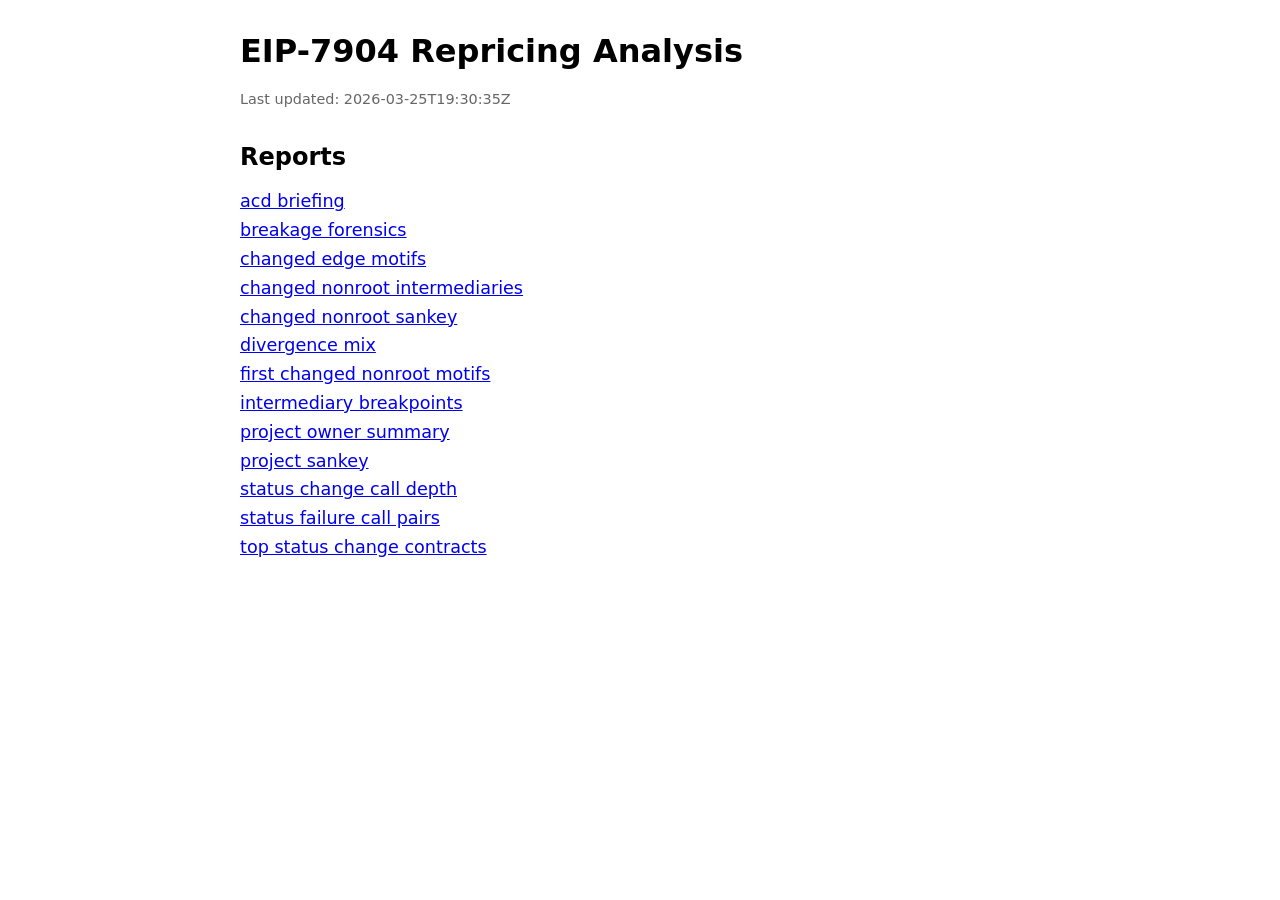
<file: index.html>
<!DOCTYPE html><html><head><title>EIP-7904 Analysis</title>
<style>
  body { font-family: system-ui, sans-serif; max-width: 800px; margin: 2em auto; padding: 0 1em; }
  a { display: block; margin: 0.5em 0; font-size: 1.1em; }
  .meta { color: #666; font-size: 0.9em; }
  h2 { margin-top: 1.5em; }
</style></head><body>
<h1>EIP-7904 Repricing Analysis</h1>
<p class="meta">Last updated: 2026-03-25T19:30:35Z</p>
<h2>Reports</h2>
<a href="acd_briefing.html">acd briefing</a>
<a href="breakage_forensics.html">breakage forensics</a>
<a href="changed_edge_motifs.html">changed edge motifs</a>
<a href="changed_nonroot_intermediaries.html">changed nonroot intermediaries</a>
<a href="changed_nonroot_sankey.html">changed nonroot sankey</a>
<a href="divergence_mix.html">divergence mix</a>
<a href="first_changed_nonroot_motifs.html">first changed nonroot motifs</a>
<a href="intermediary_breakpoints.html">intermediary breakpoints</a>
<a href="project_owner_summary.html">project owner summary</a>
<a href="project_sankey.html">project sankey</a>
<a href="status_change_call_depth.html">status change call depth</a>
<a href="status_failure_call_pairs.html">status failure call pairs</a>
<a href="top_status_change_contracts.html">top status change contracts</a>
</body></html>
</file>
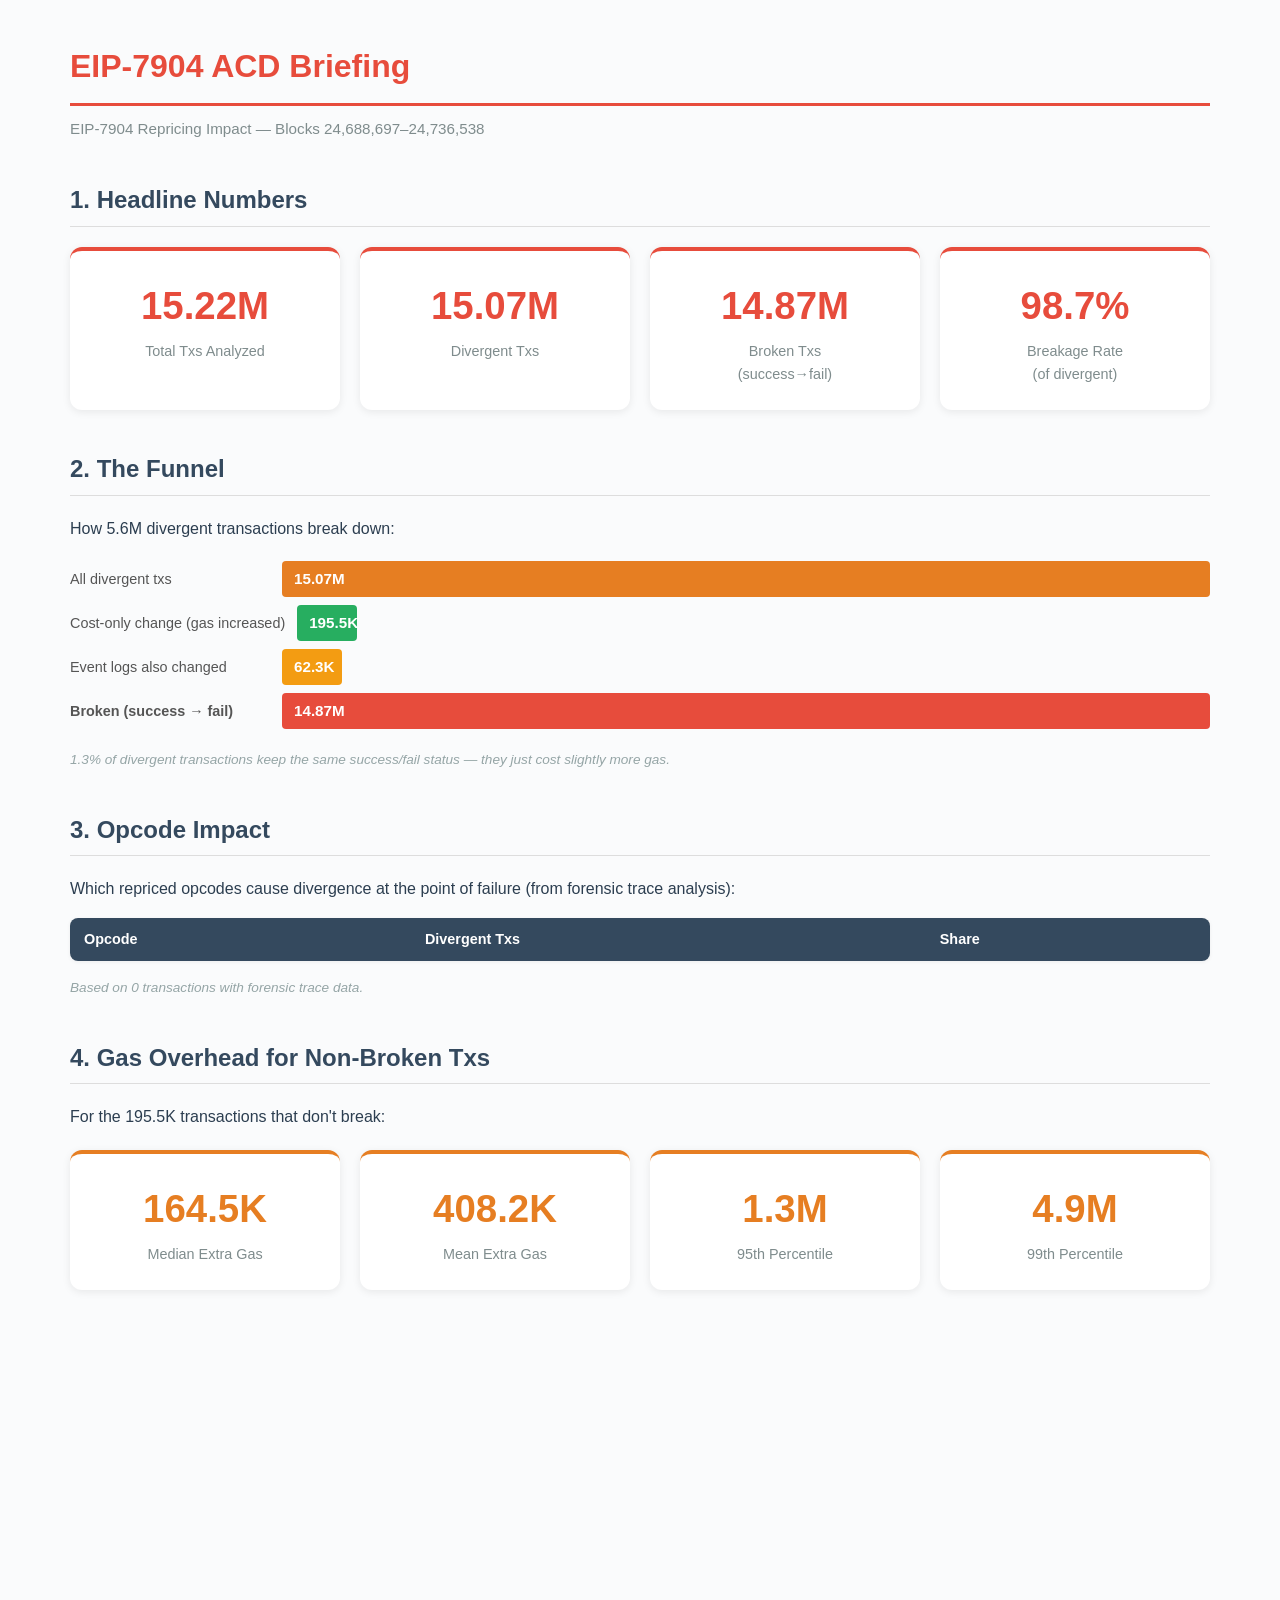
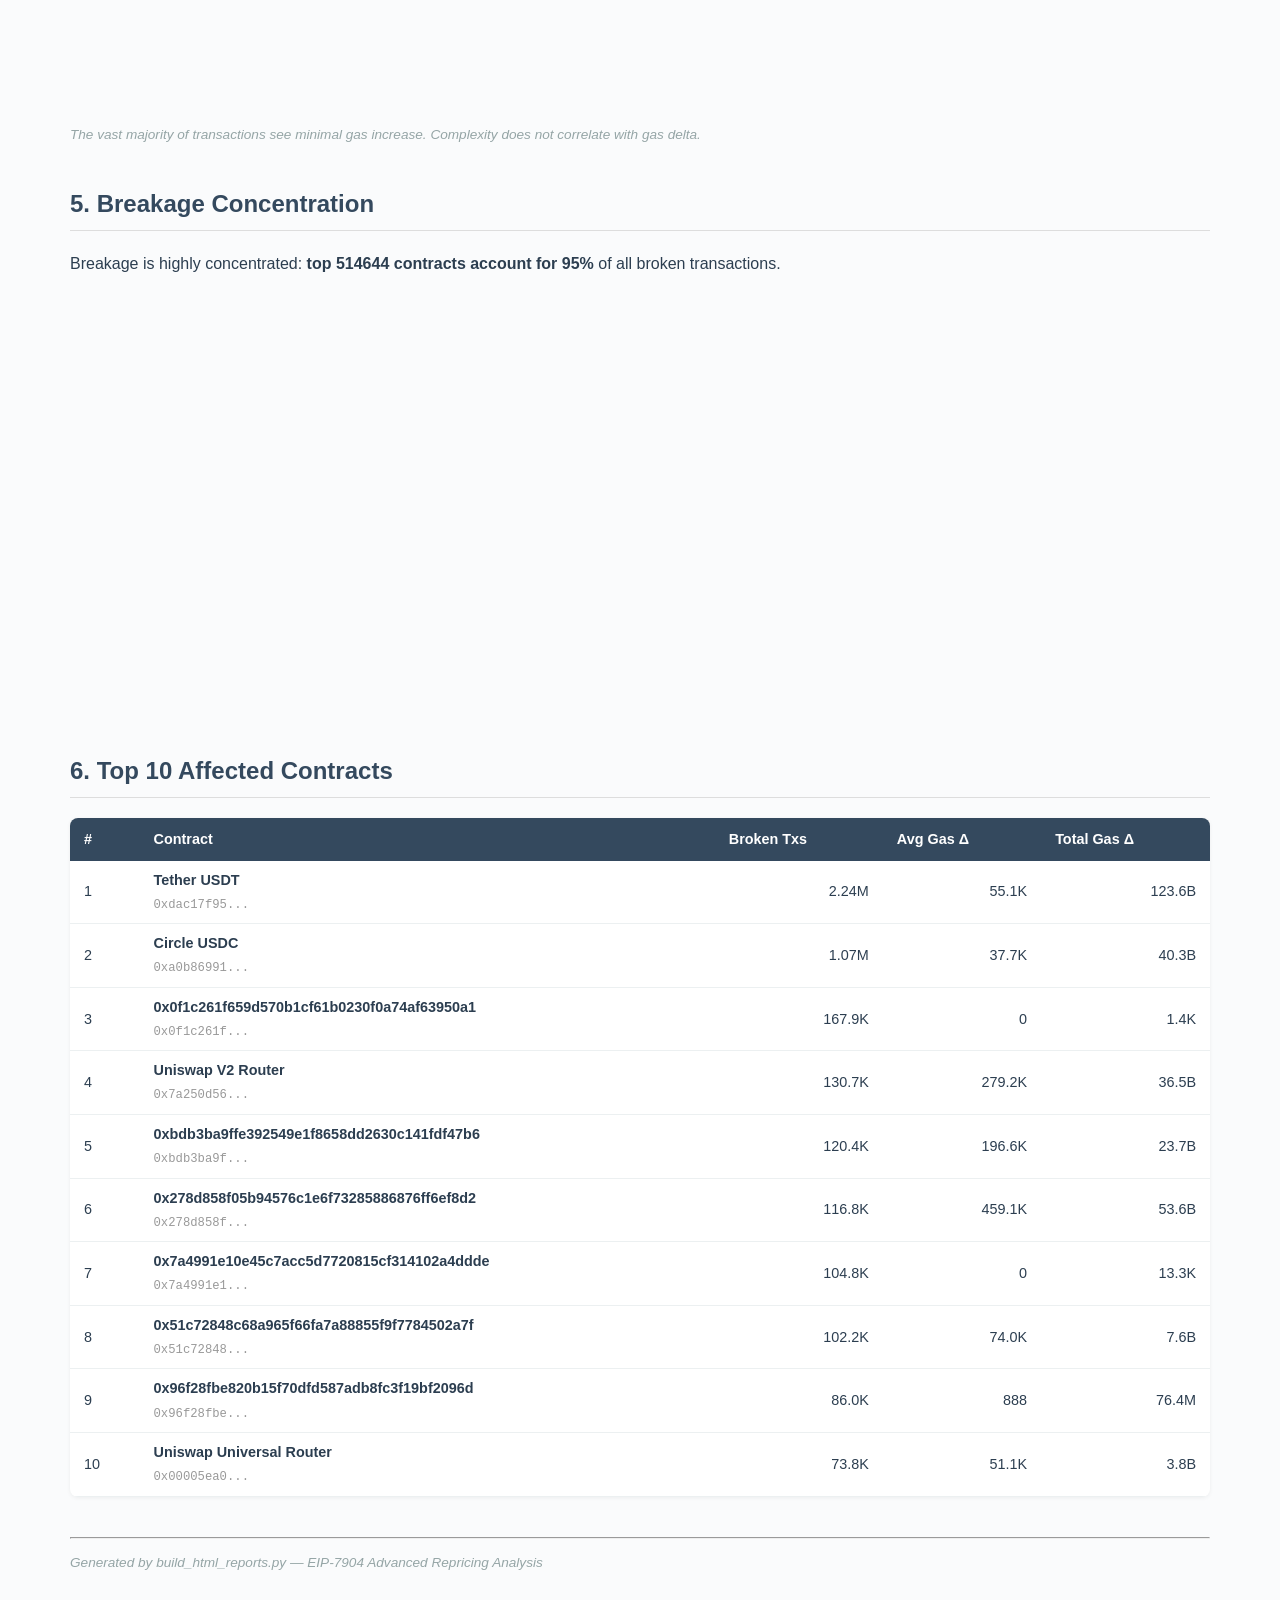
<file: acd_briefing.html>
<!DOCTYPE html>
<html lang="en">
<head>
<meta charset="utf-8">
<meta name="viewport" content="width=device-width, initial-scale=1">
<title>EIP-7904 ACD Briefing</title>

<style>
  * { box-sizing: border-box; }
  body {
    font-family: -apple-system, BlinkMacSystemFont, 'Segoe UI', Roboto, sans-serif;
    max-width: 1200px; margin: 0 auto; padding: 20px 30px;
    color: #2c3e50; background: #fafbfc; line-height: 1.6;
  }
  h1 { color: #e74c3c; border-bottom: 3px solid #e74c3c; padding-bottom: 10px; }
  h2 { color: #34495e; margin-top: 40px; border-bottom: 1px solid #ddd; padding-bottom: 6px; }
  h3 { color: #555; }
  .poster-grid {
    display: grid; grid-template-columns: repeat(4, 1fr); gap: 20px; margin: 20px 0;
  }
  .poster-card {
    background: white; border-radius: 12px; padding: 24px; text-align: center;
    box-shadow: 0 2px 8px rgba(0,0,0,0.08); border-top: 4px solid #e74c3c;
  }
  .poster-card .number { font-size: 2.4em; font-weight: 700; color: #e74c3c; }
  .poster-card .label { font-size: 0.9em; color: #7f8c8d; margin-top: 4px; }
  table {
    width: 100%; border-collapse: collapse; margin: 16px 0;
    background: white; border-radius: 8px; overflow: hidden;
    box-shadow: 0 1px 4px rgba(0,0,0,0.06);
  }
  th {
    background: #34495e; color: white; padding: 10px 14px;
    text-align: left; font-weight: 600; font-size: 0.9em;
    cursor: pointer; user-select: none; white-space: nowrap;
  }
  th:hover { background: #4a6580; }
  td { padding: 8px 14px; border-bottom: 1px solid #ecf0f1; font-size: 0.9em; }
  tr:hover td { background: #f8f9fa; }
  .tag {
    display: inline-block; padding: 2px 8px; border-radius: 4px;
    font-size: 0.8em; font-weight: 600;
  }
  .tag-red { background: #fde8e8; color: #e74c3c; }
  .tag-orange { background: #fef3e2; color: #e67e22; }
  .tag-green { background: #e8f8f0; color: #27ae60; }
  .tag-blue { background: #e8f0fe; color: #3498db; }
  .tag-purple { background: #f0e8fe; color: #8e44ad; }
  .funnel-step {
    display: flex; align-items: center; gap: 12px; margin: 8px 0;
  }
  .funnel-bar {
    height: 36px; border-radius: 4px; display: flex; align-items: center;
    padding: 0 12px; color: white; font-weight: 600; font-size: 0.95em;
    min-width: 60px;
  }
  .funnel-label { font-size: 0.9em; color: #555; min-width: 200px; }
  .search-box {
    width: 100%; padding: 10px 14px; border: 2px solid #ddd; border-radius: 8px;
    font-size: 1em; margin-bottom: 16px;
  }
  .search-box:focus { outline: none; border-color: #3498db; }
  .mono { font-family: 'SF Mono', 'Consolas', monospace; font-size: 0.85em; }
  .copy-btn {
    background: none; border: 1px solid #ddd; border-radius: 4px;
    padding: 2px 6px; cursor: pointer; font-size: 0.75em; color: #777;
  }
  .copy-btn:hover { background: #f0f0f0; }
  details { margin: 10px 0; }
  summary {
    cursor: pointer; font-weight: 600; padding: 8px 12px;
    background: #f8f9fa; border-radius: 6px; border: 1px solid #e0e0e0;
  }
  summary:hover { background: #ecf0f1; }
  .detail-content { padding: 12px 16px; }
  a { color: #3498db; text-decoration: none; }
  a:hover { text-decoration: underline; }
  .subtitle { color: #7f8c8d; font-size: 0.95em; margin-top: -10px; }
  .note { color: #95a5a6; font-size: 0.85em; font-style: italic; }
  @media (max-width: 800px) {
    .poster-grid { grid-template-columns: repeat(2, 1fr); }
  }
</style>

</head>
<body>
<h1>EIP-7904 ACD Briefing</h1>
<p class="subtitle">EIP-7904 Repricing Impact — Blocks 24,688,697–24,736,538</p>

    <h2>1. Headline Numbers</h2>
    <div class="poster-grid">
      <div class="poster-card">
        <div class="number">15.22M</div>
        <div class="label">Total Txs Analyzed</div>
      </div>
      <div class="poster-card">
        <div class="number">15.07M</div>
        <div class="label">Divergent Txs</div>
      </div>
      <div class="poster-card">
        <div class="number">14.87M</div>
        <div class="label">Broken Txs<br>(success→fail)</div>
      </div>
      <div class="poster-card">
        <div class="number">98.7%</div>
        <div class="label">Breakage Rate<br>(of divergent)</div>
      </div>
    </div>
    

    <h2>2. The Funnel</h2>
    <p>How 5.6M divergent transactions break down:</p>
    <div style="margin: 20px 0;">
      <div class="funnel-step">
        <div class="funnel-label">All divergent txs</div>
        <div class="funnel-bar" style="width:100%; background:#e67e22">15.07M</div>
      </div>
      <div class="funnel-step">
        <div class="funnel-label">Cost-only change (gas increased)</div>
        <div class="funnel-bar" style="width:1%; background:#27ae60">195.5K</div>
      </div>
      <div class="funnel-step">
        <div class="funnel-label">Event logs also changed</div>
        <div class="funnel-bar" style="width:0%; background:#f39c12">62.3K</div>
      </div>
      <div class="funnel-step">
        <div class="funnel-label"><strong>Broken (success → fail)</strong></div>
        <div class="funnel-bar" style="width:max(3%,98.7%); background:#e74c3c">14.87M</div>
      </div>
    </div>
    <p class="note">1.3% of divergent transactions keep the same success/fail status — they just cost slightly more gas.</p>
    

    <h2>3. Opcode Impact</h2>
    <p>Which repriced opcodes cause divergence at the point of failure (from forensic trace analysis):</p>
    <table>
      <thead><tr><th>Opcode</th><th>Divergent Txs</th><th>Share</th></tr></thead>
      <tbody></tbody>
    </table>
    <p class="note">Based on 0 transactions with forensic trace data.</p>
    

    <h2>4. Gas Overhead for Non-Broken Txs</h2>
    <p>For the 195.5K transactions that don't break:</p>
    <div class="poster-grid" style="grid-template-columns: repeat(4, 1fr);">
      <div class="poster-card" style="border-top-color: #e67e22">
        <div class="number" style="color:#e67e22">164.5K</div>
        <div class="label">Median Extra Gas</div>
      </div>
      <div class="poster-card" style="border-top-color: #e67e22">
        <div class="number" style="color:#e67e22">408.2K</div>
        <div class="label">Mean Extra Gas</div>
      </div>
      <div class="poster-card" style="border-top-color: #e67e22">
        <div class="number" style="color:#e67e22">1.3M</div>
        <div class="label">95th Percentile</div>
      </div>
      <div class="poster-card" style="border-top-color: #e67e22">
        <div class="number" style="color:#e67e22">4.9M</div>
        <div class="label">99th Percentile</div>
      </div>
    </div>
    <div>                        <script>window.PlotlyConfig = {MathJaxConfig: 'local'};</script>
        <script charset="utf-8" src="https://cdn.plot.ly/plotly-3.4.0.min.js" integrity="sha256-KEmPoupLpFyGMyGAiOsiNDbKDKAvxXAn/W+oQa0ZAfk=" crossorigin="anonymous"></script>                <div id="b1344975-aa1e-4724-992a-39d595fe698c" class="plotly-graph-div" style="height:400px; width:100%;"></div>            <script>                window.PLOTLYENV=window.PLOTLYENV || {};                                if (document.getElementById("b1344975-aa1e-4724-992a-39d595fe698c")) {                    Plotly.newPlot(                        "b1344975-aa1e-4724-992a-39d595fe698c",                        [{"marker":{"color":"#e67e22"},"x":["\u003c50","50-100","100-200","200-500","500-1K","1K-5K","5K-10K","10K+"],"y":{"dtype":"i4","bdata":"1WgAADoAAACJAQAAyAgAAOICAAC1EQAAAwsAANtoAgA="},"type":"bar"}],                        {"template":{"data":{"barpolar":[{"marker":{"line":{"color":"white","width":0.5},"pattern":{"fillmode":"overlay","size":10,"solidity":0.2}},"type":"barpolar"}],"bar":[{"error_x":{"color":"#2a3f5f"},"error_y":{"color":"#2a3f5f"},"marker":{"line":{"color":"white","width":0.5},"pattern":{"fillmode":"overlay","size":10,"solidity":0.2}},"type":"bar"}],"carpet":[{"aaxis":{"endlinecolor":"#2a3f5f","gridcolor":"#C8D4E3","linecolor":"#C8D4E3","minorgridcolor":"#C8D4E3","startlinecolor":"#2a3f5f"},"baxis":{"endlinecolor":"#2a3f5f","gridcolor":"#C8D4E3","linecolor":"#C8D4E3","minorgridcolor":"#C8D4E3","startlinecolor":"#2a3f5f"},"type":"carpet"}],"choropleth":[{"colorbar":{"outlinewidth":0,"ticks":""},"type":"choropleth"}],"contourcarpet":[{"colorbar":{"outlinewidth":0,"ticks":""},"type":"contourcarpet"}],"contour":[{"colorbar":{"outlinewidth":0,"ticks":""},"colorscale":[[0.0,"#0d0887"],[0.1111111111111111,"#46039f"],[0.2222222222222222,"#7201a8"],[0.3333333333333333,"#9c179e"],[0.4444444444444444,"#bd3786"],[0.5555555555555556,"#d8576b"],[0.6666666666666666,"#ed7953"],[0.7777777777777778,"#fb9f3a"],[0.8888888888888888,"#fdca26"],[1.0,"#f0f921"]],"type":"contour"}],"heatmap":[{"colorbar":{"outlinewidth":0,"ticks":""},"colorscale":[[0.0,"#0d0887"],[0.1111111111111111,"#46039f"],[0.2222222222222222,"#7201a8"],[0.3333333333333333,"#9c179e"],[0.4444444444444444,"#bd3786"],[0.5555555555555556,"#d8576b"],[0.6666666666666666,"#ed7953"],[0.7777777777777778,"#fb9f3a"],[0.8888888888888888,"#fdca26"],[1.0,"#f0f921"]],"type":"heatmap"}],"histogram2dcontour":[{"colorbar":{"outlinewidth":0,"ticks":""},"colorscale":[[0.0,"#0d0887"],[0.1111111111111111,"#46039f"],[0.2222222222222222,"#7201a8"],[0.3333333333333333,"#9c179e"],[0.4444444444444444,"#bd3786"],[0.5555555555555556,"#d8576b"],[0.6666666666666666,"#ed7953"],[0.7777777777777778,"#fb9f3a"],[0.8888888888888888,"#fdca26"],[1.0,"#f0f921"]],"type":"histogram2dcontour"}],"histogram2d":[{"colorbar":{"outlinewidth":0,"ticks":""},"colorscale":[[0.0,"#0d0887"],[0.1111111111111111,"#46039f"],[0.2222222222222222,"#7201a8"],[0.3333333333333333,"#9c179e"],[0.4444444444444444,"#bd3786"],[0.5555555555555556,"#d8576b"],[0.6666666666666666,"#ed7953"],[0.7777777777777778,"#fb9f3a"],[0.8888888888888888,"#fdca26"],[1.0,"#f0f921"]],"type":"histogram2d"}],"histogram":[{"marker":{"pattern":{"fillmode":"overlay","size":10,"solidity":0.2}},"type":"histogram"}],"mesh3d":[{"colorbar":{"outlinewidth":0,"ticks":""},"type":"mesh3d"}],"parcoords":[{"line":{"colorbar":{"outlinewidth":0,"ticks":""}},"type":"parcoords"}],"pie":[{"automargin":true,"type":"pie"}],"scatter3d":[{"line":{"colorbar":{"outlinewidth":0,"ticks":""}},"marker":{"colorbar":{"outlinewidth":0,"ticks":""}},"type":"scatter3d"}],"scattercarpet":[{"marker":{"colorbar":{"outlinewidth":0,"ticks":""}},"type":"scattercarpet"}],"scattergeo":[{"marker":{"colorbar":{"outlinewidth":0,"ticks":""}},"type":"scattergeo"}],"scattergl":[{"marker":{"colorbar":{"outlinewidth":0,"ticks":""}},"type":"scattergl"}],"scattermapbox":[{"marker":{"colorbar":{"outlinewidth":0,"ticks":""}},"type":"scattermapbox"}],"scattermap":[{"marker":{"colorbar":{"outlinewidth":0,"ticks":""}},"type":"scattermap"}],"scatterpolargl":[{"marker":{"colorbar":{"outlinewidth":0,"ticks":""}},"type":"scatterpolargl"}],"scatterpolar":[{"marker":{"colorbar":{"outlinewidth":0,"ticks":""}},"type":"scatterpolar"}],"scatter":[{"fillpattern":{"fillmode":"overlay","size":10,"solidity":0.2},"type":"scatter"}],"scatterternary":[{"marker":{"colorbar":{"outlinewidth":0,"ticks":""}},"type":"scatterternary"}],"surface":[{"colorbar":{"outlinewidth":0,"ticks":""},"colorscale":[[0.0,"#0d0887"],[0.1111111111111111,"#46039f"],[0.2222222222222222,"#7201a8"],[0.3333333333333333,"#9c179e"],[0.4444444444444444,"#bd3786"],[0.5555555555555556,"#d8576b"],[0.6666666666666666,"#ed7953"],[0.7777777777777778,"#fb9f3a"],[0.8888888888888888,"#fdca26"],[1.0,"#f0f921"]],"type":"surface"}],"table":[{"cells":{"fill":{"color":"#EBF0F8"},"line":{"color":"white"}},"header":{"fill":{"color":"#C8D4E3"},"line":{"color":"white"}},"type":"table"}]},"layout":{"annotationdefaults":{"arrowcolor":"#2a3f5f","arrowhead":0,"arrowwidth":1},"autotypenumbers":"strict","coloraxis":{"colorbar":{"outlinewidth":0,"ticks":""}},"colorscale":{"diverging":[[0,"#8e0152"],[0.1,"#c51b7d"],[0.2,"#de77ae"],[0.3,"#f1b6da"],[0.4,"#fde0ef"],[0.5,"#f7f7f7"],[0.6,"#e6f5d0"],[0.7,"#b8e186"],[0.8,"#7fbc41"],[0.9,"#4d9221"],[1,"#276419"]],"sequential":[[0.0,"#0d0887"],[0.1111111111111111,"#46039f"],[0.2222222222222222,"#7201a8"],[0.3333333333333333,"#9c179e"],[0.4444444444444444,"#bd3786"],[0.5555555555555556,"#d8576b"],[0.6666666666666666,"#ed7953"],[0.7777777777777778,"#fb9f3a"],[0.8888888888888888,"#fdca26"],[1.0,"#f0f921"]],"sequentialminus":[[0.0,"#0d0887"],[0.1111111111111111,"#46039f"],[0.2222222222222222,"#7201a8"],[0.3333333333333333,"#9c179e"],[0.4444444444444444,"#bd3786"],[0.5555555555555556,"#d8576b"],[0.6666666666666666,"#ed7953"],[0.7777777777777778,"#fb9f3a"],[0.8888888888888888,"#fdca26"],[1.0,"#f0f921"]]},"colorway":["#636efa","#EF553B","#00cc96","#ab63fa","#FFA15A","#19d3f3","#FF6692","#B6E880","#FF97FF","#FECB52"],"font":{"color":"#2a3f5f"},"geo":{"bgcolor":"white","lakecolor":"white","landcolor":"white","showlakes":true,"showland":true,"subunitcolor":"#C8D4E3"},"hoverlabel":{"align":"left"},"hovermode":"closest","mapbox":{"style":"light"},"paper_bgcolor":"white","plot_bgcolor":"white","polar":{"angularaxis":{"gridcolor":"#EBF0F8","linecolor":"#EBF0F8","ticks":""},"bgcolor":"white","radialaxis":{"gridcolor":"#EBF0F8","linecolor":"#EBF0F8","ticks":""}},"scene":{"xaxis":{"backgroundcolor":"white","gridcolor":"#DFE8F3","gridwidth":2,"linecolor":"#EBF0F8","showbackground":true,"ticks":"","zerolinecolor":"#EBF0F8"},"yaxis":{"backgroundcolor":"white","gridcolor":"#DFE8F3","gridwidth":2,"linecolor":"#EBF0F8","showbackground":true,"ticks":"","zerolinecolor":"#EBF0F8"},"zaxis":{"backgroundcolor":"white","gridcolor":"#DFE8F3","gridwidth":2,"linecolor":"#EBF0F8","showbackground":true,"ticks":"","zerolinecolor":"#EBF0F8"}},"shapedefaults":{"line":{"color":"#2a3f5f"}},"ternary":{"aaxis":{"gridcolor":"#DFE8F3","linecolor":"#A2B1C6","ticks":""},"baxis":{"gridcolor":"#DFE8F3","linecolor":"#A2B1C6","ticks":""},"bgcolor":"white","caxis":{"gridcolor":"#DFE8F3","linecolor":"#A2B1C6","ticks":""}},"title":{"x":0.05},"xaxis":{"automargin":true,"gridcolor":"#EBF0F8","linecolor":"#EBF0F8","ticks":"","title":{"standoff":15},"zerolinecolor":"#EBF0F8","zerolinewidth":2},"yaxis":{"automargin":true,"gridcolor":"#EBF0F8","linecolor":"#EBF0F8","ticks":"","title":{"standoff":15},"zerolinecolor":"#EBF0F8","zerolinewidth":2}}},"font":{"size":13},"margin":{"l":20,"r":20,"t":50,"b":20},"title":{"text":"Gas Overhead Distribution (Non-Broken Txs)"},"xaxis":{"title":{"text":"Additional Gas (delta)"}},"yaxis":{"title":{"text":"Transaction Count"}},"height":400},                        {"responsive": true}                    )                };            </script>        </div>
    <p class="note">The vast majority of transactions see minimal gas increase. Complexity does not correlate with gas delta.</p>
    

    <h2>5. Breakage Concentration</h2>
    <p>Breakage is highly concentrated: <strong>top 514644 contracts account for 95%</strong> of all broken transactions.</p>
    <div>                        <script>window.PlotlyConfig = {MathJaxConfig: 'local'};</script>
        <script charset="utf-8" src="https://cdn.plot.ly/plotly-3.4.0.min.js" integrity="sha256-KEmPoupLpFyGMyGAiOsiNDbKDKAvxXAn/W+oQa0ZAfk=" crossorigin="anonymous"></script>                <div id="64d15a9d-b3b0-485e-a4e4-625216eba5fc" class="plotly-graph-div" style="height:420px; width:100%;"></div>            <script>                window.PLOTLYENV=window.PLOTLYENV || {};                                if (document.getElementById("64d15a9d-b3b0-485e-a4e4-625216eba5fc")) {                    Plotly.newPlot(                        "64d15a9d-b3b0-485e-a4e4-625216eba5fc",                        [{"line":{"color":"#e74c3c","width":2},"marker":{"color":"#e74c3c","size":5},"mode":"lines+markers","name":"Cumulative %","x":{"dtype":"i1","bdata":"AQIDBAUGBwgJCgsMDQ4PEBESExQVFhcYGRobHB0eHyAhIiMkJSYnKCkqKywtLi8wMTI="},"y":{"dtype":"f8","bdata":"ySZH1kclLkAmYwXs1kA2QPggxe7dYTdAKmbkK91COEBHBJ9ZJBI5QP+fAswl2zlAcU37KJ+POkAefp7mfD87QItAdQeA0ztAvL6aXn5SPEDcNfjgc9A8QE2UiDkEQD1AagcUsNSjPUD+cGrj8AQ+QGLeo0FUWj5ATk5gwcisPkC1SJSegPw+QHMMW\u002fJnRT9A6\u002f\u002fyYOKKP0A1nm5uns4\u002fQMjTzJxACEBAmLEC0YYoQEBSGFy8k0hAQBqbHgUPaEBAkCXOTXuGQEClgI\u002fX1KNAQNkVvrnFwEBATf9kW5PdQECgwz8tL\u002flAQNDQPCxcFEFAEjKtwo8uQUC9airGnkhBQFdHyLu8YEFAyjR+pNN4QUD3\u002f2lVw5BBQL4rU9NvqEFAEo90usO+QUBvQkgk9tRBQJIa3g2u6kFAG5DbjO7\u002fQUCMML++2xNCQI\u002fYx291J0JA2ePKXQA7QkDVcyvGU05CQEr3AfnwYEJA2xdzGPxyQkAGntGUgINCQBha1yyek0JAh2OS12WjQkCXknb8ArNCQA=="},"type":"scatter"}],                        {"template":{"data":{"barpolar":[{"marker":{"line":{"color":"white","width":0.5},"pattern":{"fillmode":"overlay","size":10,"solidity":0.2}},"type":"barpolar"}],"bar":[{"error_x":{"color":"#2a3f5f"},"error_y":{"color":"#2a3f5f"},"marker":{"line":{"color":"white","width":0.5},"pattern":{"fillmode":"overlay","size":10,"solidity":0.2}},"type":"bar"}],"carpet":[{"aaxis":{"endlinecolor":"#2a3f5f","gridcolor":"#C8D4E3","linecolor":"#C8D4E3","minorgridcolor":"#C8D4E3","startlinecolor":"#2a3f5f"},"baxis":{"endlinecolor":"#2a3f5f","gridcolor":"#C8D4E3","linecolor":"#C8D4E3","minorgridcolor":"#C8D4E3","startlinecolor":"#2a3f5f"},"type":"carpet"}],"choropleth":[{"colorbar":{"outlinewidth":0,"ticks":""},"type":"choropleth"}],"contourcarpet":[{"colorbar":{"outlinewidth":0,"ticks":""},"type":"contourcarpet"}],"contour":[{"colorbar":{"outlinewidth":0,"ticks":""},"colorscale":[[0.0,"#0d0887"],[0.1111111111111111,"#46039f"],[0.2222222222222222,"#7201a8"],[0.3333333333333333,"#9c179e"],[0.4444444444444444,"#bd3786"],[0.5555555555555556,"#d8576b"],[0.6666666666666666,"#ed7953"],[0.7777777777777778,"#fb9f3a"],[0.8888888888888888,"#fdca26"],[1.0,"#f0f921"]],"type":"contour"}],"heatmap":[{"colorbar":{"outlinewidth":0,"ticks":""},"colorscale":[[0.0,"#0d0887"],[0.1111111111111111,"#46039f"],[0.2222222222222222,"#7201a8"],[0.3333333333333333,"#9c179e"],[0.4444444444444444,"#bd3786"],[0.5555555555555556,"#d8576b"],[0.6666666666666666,"#ed7953"],[0.7777777777777778,"#fb9f3a"],[0.8888888888888888,"#fdca26"],[1.0,"#f0f921"]],"type":"heatmap"}],"histogram2dcontour":[{"colorbar":{"outlinewidth":0,"ticks":""},"colorscale":[[0.0,"#0d0887"],[0.1111111111111111,"#46039f"],[0.2222222222222222,"#7201a8"],[0.3333333333333333,"#9c179e"],[0.4444444444444444,"#bd3786"],[0.5555555555555556,"#d8576b"],[0.6666666666666666,"#ed7953"],[0.7777777777777778,"#fb9f3a"],[0.8888888888888888,"#fdca26"],[1.0,"#f0f921"]],"type":"histogram2dcontour"}],"histogram2d":[{"colorbar":{"outlinewidth":0,"ticks":""},"colorscale":[[0.0,"#0d0887"],[0.1111111111111111,"#46039f"],[0.2222222222222222,"#7201a8"],[0.3333333333333333,"#9c179e"],[0.4444444444444444,"#bd3786"],[0.5555555555555556,"#d8576b"],[0.6666666666666666,"#ed7953"],[0.7777777777777778,"#fb9f3a"],[0.8888888888888888,"#fdca26"],[1.0,"#f0f921"]],"type":"histogram2d"}],"histogram":[{"marker":{"pattern":{"fillmode":"overlay","size":10,"solidity":0.2}},"type":"histogram"}],"mesh3d":[{"colorbar":{"outlinewidth":0,"ticks":""},"type":"mesh3d"}],"parcoords":[{"line":{"colorbar":{"outlinewidth":0,"ticks":""}},"type":"parcoords"}],"pie":[{"automargin":true,"type":"pie"}],"scatter3d":[{"line":{"colorbar":{"outlinewidth":0,"ticks":""}},"marker":{"colorbar":{"outlinewidth":0,"ticks":""}},"type":"scatter3d"}],"scattercarpet":[{"marker":{"colorbar":{"outlinewidth":0,"ticks":""}},"type":"scattercarpet"}],"scattergeo":[{"marker":{"colorbar":{"outlinewidth":0,"ticks":""}},"type":"scattergeo"}],"scattergl":[{"marker":{"colorbar":{"outlinewidth":0,"ticks":""}},"type":"scattergl"}],"scattermapbox":[{"marker":{"colorbar":{"outlinewidth":0,"ticks":""}},"type":"scattermapbox"}],"scattermap":[{"marker":{"colorbar":{"outlinewidth":0,"ticks":""}},"type":"scattermap"}],"scatterpolargl":[{"marker":{"colorbar":{"outlinewidth":0,"ticks":""}},"type":"scatterpolargl"}],"scatterpolar":[{"marker":{"colorbar":{"outlinewidth":0,"ticks":""}},"type":"scatterpolar"}],"scatter":[{"fillpattern":{"fillmode":"overlay","size":10,"solidity":0.2},"type":"scatter"}],"scatterternary":[{"marker":{"colorbar":{"outlinewidth":0,"ticks":""}},"type":"scatterternary"}],"surface":[{"colorbar":{"outlinewidth":0,"ticks":""},"colorscale":[[0.0,"#0d0887"],[0.1111111111111111,"#46039f"],[0.2222222222222222,"#7201a8"],[0.3333333333333333,"#9c179e"],[0.4444444444444444,"#bd3786"],[0.5555555555555556,"#d8576b"],[0.6666666666666666,"#ed7953"],[0.7777777777777778,"#fb9f3a"],[0.8888888888888888,"#fdca26"],[1.0,"#f0f921"]],"type":"surface"}],"table":[{"cells":{"fill":{"color":"#EBF0F8"},"line":{"color":"white"}},"header":{"fill":{"color":"#C8D4E3"},"line":{"color":"white"}},"type":"table"}]},"layout":{"annotationdefaults":{"arrowcolor":"#2a3f5f","arrowhead":0,"arrowwidth":1},"autotypenumbers":"strict","coloraxis":{"colorbar":{"outlinewidth":0,"ticks":""}},"colorscale":{"diverging":[[0,"#8e0152"],[0.1,"#c51b7d"],[0.2,"#de77ae"],[0.3,"#f1b6da"],[0.4,"#fde0ef"],[0.5,"#f7f7f7"],[0.6,"#e6f5d0"],[0.7,"#b8e186"],[0.8,"#7fbc41"],[0.9,"#4d9221"],[1,"#276419"]],"sequential":[[0.0,"#0d0887"],[0.1111111111111111,"#46039f"],[0.2222222222222222,"#7201a8"],[0.3333333333333333,"#9c179e"],[0.4444444444444444,"#bd3786"],[0.5555555555555556,"#d8576b"],[0.6666666666666666,"#ed7953"],[0.7777777777777778,"#fb9f3a"],[0.8888888888888888,"#fdca26"],[1.0,"#f0f921"]],"sequentialminus":[[0.0,"#0d0887"],[0.1111111111111111,"#46039f"],[0.2222222222222222,"#7201a8"],[0.3333333333333333,"#9c179e"],[0.4444444444444444,"#bd3786"],[0.5555555555555556,"#d8576b"],[0.6666666666666666,"#ed7953"],[0.7777777777777778,"#fb9f3a"],[0.8888888888888888,"#fdca26"],[1.0,"#f0f921"]]},"colorway":["#636efa","#EF553B","#00cc96","#ab63fa","#FFA15A","#19d3f3","#FF6692","#B6E880","#FF97FF","#FECB52"],"font":{"color":"#2a3f5f"},"geo":{"bgcolor":"white","lakecolor":"white","landcolor":"white","showlakes":true,"showland":true,"subunitcolor":"#C8D4E3"},"hoverlabel":{"align":"left"},"hovermode":"closest","mapbox":{"style":"light"},"paper_bgcolor":"white","plot_bgcolor":"white","polar":{"angularaxis":{"gridcolor":"#EBF0F8","linecolor":"#EBF0F8","ticks":""},"bgcolor":"white","radialaxis":{"gridcolor":"#EBF0F8","linecolor":"#EBF0F8","ticks":""}},"scene":{"xaxis":{"backgroundcolor":"white","gridcolor":"#DFE8F3","gridwidth":2,"linecolor":"#EBF0F8","showbackground":true,"ticks":"","zerolinecolor":"#EBF0F8"},"yaxis":{"backgroundcolor":"white","gridcolor":"#DFE8F3","gridwidth":2,"linecolor":"#EBF0F8","showbackground":true,"ticks":"","zerolinecolor":"#EBF0F8"},"zaxis":{"backgroundcolor":"white","gridcolor":"#DFE8F3","gridwidth":2,"linecolor":"#EBF0F8","showbackground":true,"ticks":"","zerolinecolor":"#EBF0F8"}},"shapedefaults":{"line":{"color":"#2a3f5f"}},"ternary":{"aaxis":{"gridcolor":"#DFE8F3","linecolor":"#A2B1C6","ticks":""},"baxis":{"gridcolor":"#DFE8F3","linecolor":"#A2B1C6","ticks":""},"bgcolor":"white","caxis":{"gridcolor":"#DFE8F3","linecolor":"#A2B1C6","ticks":""}},"title":{"x":0.05},"xaxis":{"automargin":true,"gridcolor":"#EBF0F8","linecolor":"#EBF0F8","ticks":"","title":{"standoff":15},"zerolinecolor":"#EBF0F8","zerolinewidth":2},"yaxis":{"automargin":true,"gridcolor":"#EBF0F8","linecolor":"#EBF0F8","ticks":"","title":{"standoff":15},"zerolinecolor":"#EBF0F8","zerolinewidth":2}}},"shapes":[{"line":{"color":"#95a5a6","dash":"dash"},"type":"line","x0":0,"x1":1,"xref":"x domain","y0":95,"y1":95,"yref":"y"},{"line":{"color":"#95a5a6","dash":"dash"},"type":"line","x0":514644,"x1":514644,"xref":"x","y0":0,"y1":1,"yref":"y domain"}],"annotations":[{"showarrow":false,"text":"95%","x":0,"xanchor":"left","xref":"x domain","y":95,"yanchor":"bottom","yref":"y"}],"font":{"size":13},"margin":{"l":20,"r":20,"t":50,"b":20},"title":{"text":"Breakage Concentration: Top Contracts"},"xaxis":{"title":{"text":"Number of Contracts (ranked by breakage)"}},"yaxis":{"title":{"text":"Cumulative % of Broken Txs"}},"height":420},                        {"responsive": true}                    )                };            </script>        </div>
    

    <h2>6. Top 10 Affected Contracts</h2>
    <table>
      <thead><tr><th>#</th><th>Contract</th><th>Broken Txs</th><th>Avg Gas Δ</th><th>Total Gas Δ</th></tr></thead>
      <tbody><tr>
          <td>1</td>
          <td><strong>Tether USDT</strong><br><span class="mono" style="color:#999">0xdac17f95...</span></td>
          <td style="text-align:right">2.24M</td>
          <td style="text-align:right">55.1K</td>
          <td style="text-align:right">123.6B</td>
        </tr>
<tr>
          <td>2</td>
          <td><strong>Circle USDC</strong><br><span class="mono" style="color:#999">0xa0b86991...</span></td>
          <td style="text-align:right">1.07M</td>
          <td style="text-align:right">37.7K</td>
          <td style="text-align:right">40.3B</td>
        </tr>
<tr>
          <td>3</td>
          <td><strong>0x0f1c261f659d570b1cf61b0230f0a74af63950a1</strong><br><span class="mono" style="color:#999">0x0f1c261f...</span></td>
          <td style="text-align:right">167.9K</td>
          <td style="text-align:right">0</td>
          <td style="text-align:right">1.4K</td>
        </tr>
<tr>
          <td>4</td>
          <td><strong>Uniswap V2 Router</strong><br><span class="mono" style="color:#999">0x7a250d56...</span></td>
          <td style="text-align:right">130.7K</td>
          <td style="text-align:right">279.2K</td>
          <td style="text-align:right">36.5B</td>
        </tr>
<tr>
          <td>5</td>
          <td><strong>0xbdb3ba9ffe392549e1f8658dd2630c141fdf47b6</strong><br><span class="mono" style="color:#999">0xbdb3ba9f...</span></td>
          <td style="text-align:right">120.4K</td>
          <td style="text-align:right">196.6K</td>
          <td style="text-align:right">23.7B</td>
        </tr>
<tr>
          <td>6</td>
          <td><strong>0x278d858f05b94576c1e6f73285886876ff6ef8d2</strong><br><span class="mono" style="color:#999">0x278d858f...</span></td>
          <td style="text-align:right">116.8K</td>
          <td style="text-align:right">459.1K</td>
          <td style="text-align:right">53.6B</td>
        </tr>
<tr>
          <td>7</td>
          <td><strong>0x7a4991e10e45c7acc5d7720815cf314102a4ddde</strong><br><span class="mono" style="color:#999">0x7a4991e1...</span></td>
          <td style="text-align:right">104.8K</td>
          <td style="text-align:right">0</td>
          <td style="text-align:right">13.3K</td>
        </tr>
<tr>
          <td>8</td>
          <td><strong>0x51c72848c68a965f66fa7a88855f9f7784502a7f</strong><br><span class="mono" style="color:#999">0x51c72848...</span></td>
          <td style="text-align:right">102.2K</td>
          <td style="text-align:right">74.0K</td>
          <td style="text-align:right">7.6B</td>
        </tr>
<tr>
          <td>9</td>
          <td><strong>0x96f28fbe820b15f70dfd587adb8fc3f19bf2096d</strong><br><span class="mono" style="color:#999">0x96f28fbe...</span></td>
          <td style="text-align:right">86.0K</td>
          <td style="text-align:right">888</td>
          <td style="text-align:right">76.4M</td>
        </tr>
<tr>
          <td>10</td>
          <td><strong>Uniswap Universal Router</strong><br><span class="mono" style="color:#999">0x00005ea0...</span></td>
          <td style="text-align:right">73.8K</td>
          <td style="text-align:right">51.1K</td>
          <td style="text-align:right">3.8B</td>
        </tr>
</tbody>
    </table>
    
<hr style="margin-top:40px">
<p class="note">Generated by build_html_reports.py &mdash; EIP-7904 Advanced Repricing Analysis</p>
</body>
</html>
</file>
